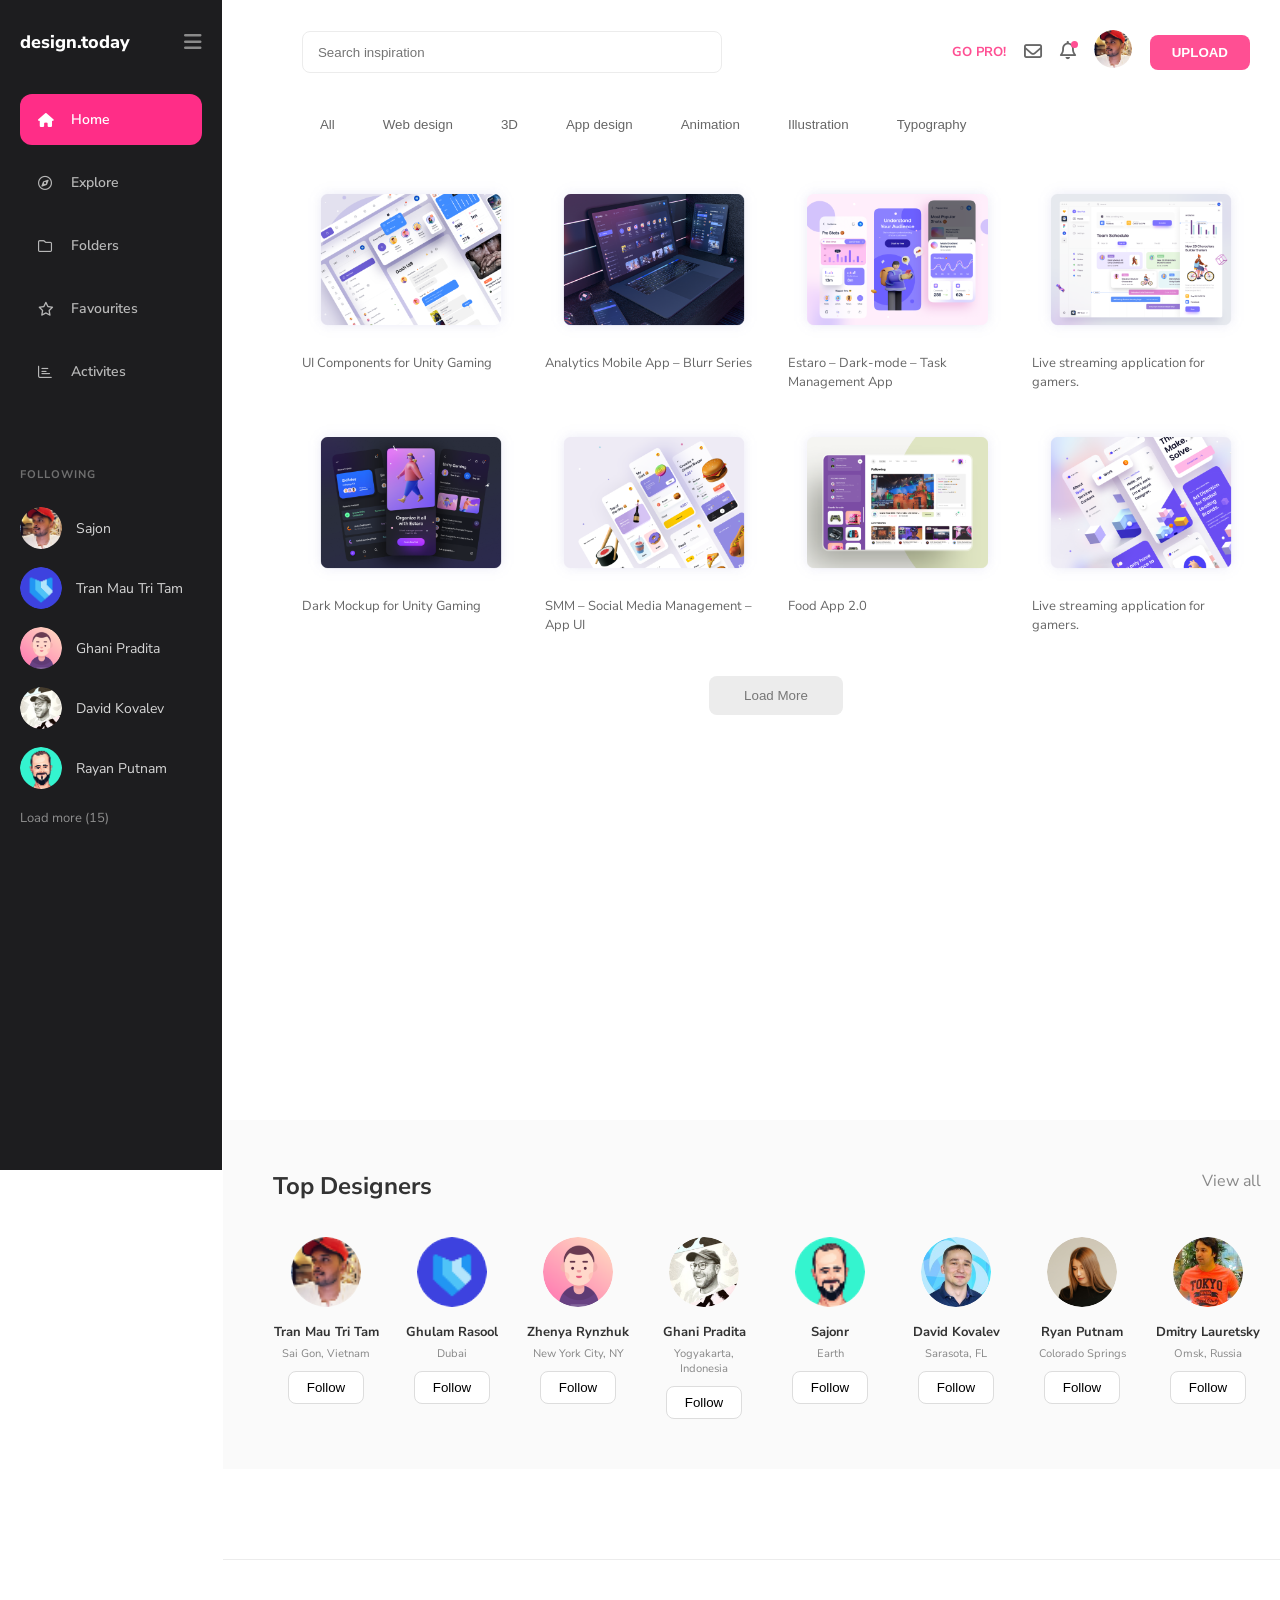
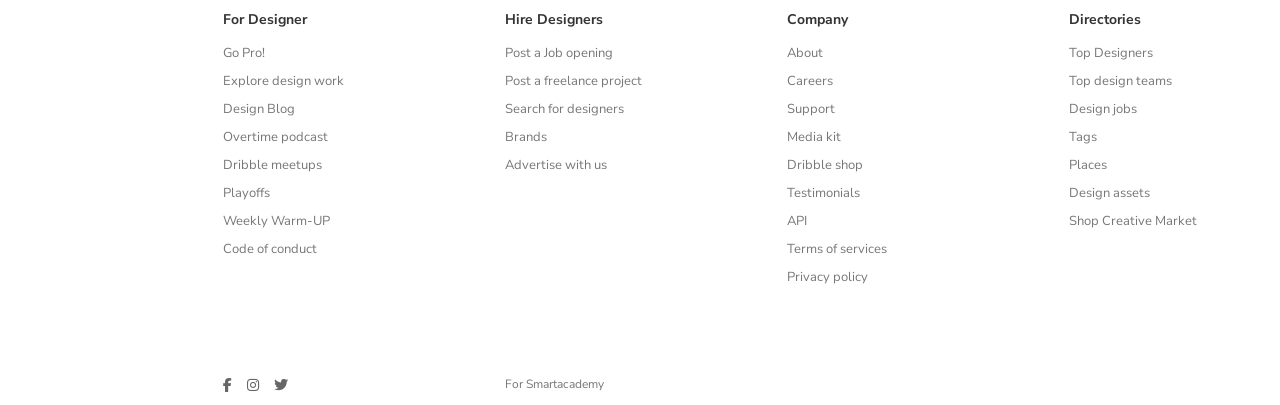
<file: index.html>
<!doctype html>
<html lang="en">
  <head>
    <meta charset="UTF-8" />
    <meta name="viewport" content="width=device-width, initial-scale=1.0" />
    <meta name="desription" content="shualeduri" />
    <meta name="author" content="Kristine Liparteliani" />
    <meta name="keyword" content="UI design, UX design, web Design" />

    <meta propery="og:title" content="shualeduri" />
    <meta property="og:desription" content="Find the best UI/UX inspirations" />
    <meta property="og:type" content="website" />

    <link rel="preconnect" href="https://fonts.googleapis.com" />
    <link rel="preconnect" href="https://fonts.gstatic.com" crossorigin />

    <link
      href="https://fonts.googleapis.com/css2?family=Nunito+Sans:wght@200;300;400;600;700;800&display=swap"
      rel="stylesheet"
    />
    <link
      rel="stylesheet"
      href="https://cdnjs.cloudflare.com/ajax/libs/font-awesome/6.7.2/css/all.min.css"
    />

    <link rel="stylesheet" href="style.css" />
    <title>shualeduri</title>
  </head>
  <body>
    <div class="container">
      <aside class="sidebar">
        <div class="logo">
          <h2>design.today</h2>
          <i class="fa-solid fa-bars burger"></i>
        </div>

        <nav>
          <a href="#" class="active">
            <i class="fa-solid fa-house"></i>
            Home
          </a>

          <a href="#">
            <i class="fa-regular fa-compass"></i>
            Explore
          </a>

          <a href="#">
            <i class="fa-regular fa-folder"></i>
            Folders
          </a>

          <a href="#">
            <i class="fa-regular fa-star"></i>
            Favourites
          </a>

          <a href="#">
            <i class="fa-regular fa-chart-bar"></i>
            Activites
          </a>
        </nav>

        <div class="users">
          <h3 class="following">FOLLOWING</h3>
          <div class="user">
            <img src="images/user1.png" alt="user1" />Sajon
          </div>
          <div class="user">
            <img src="images/user2.png" alt="user2" />Tran Mau Tri Tam
          </div>
          <div class="user">
            <img src="images/user3.png" alt="user3" />Ghani Pradita
          </div>
          <div class="user">
            <img src="images/user4.png" alt="user4" />David Kovalev
          </div>
          <div class="user">
            <img src="images/user5.png" alt="user5" />Rayan Putnam
          </div>
        </div>
        <p class="load-users">Load more (15)</p>
      </aside>

      <main class="main">
        <header>
          <input type="text" placeholder="Search inspiration" />

          <div class="header-right">
            <a href="#" class="pro-link">GO PRO!</a>

            <i class="fa-regular fa-envelope icon"></i>

            <div class="icon-wrapper">
              <i class="fa-regular fa-bell icon"></i>
              <span class="notification"></span>
            </div>

            <a href="page2.html">
              <img src="images/user1.png" alt="Profile" class="profile-icon" />
            </a>

            <button class="upload-btn">UPLOAD</button>
          </div>
        </header>

        <section class="categories">
          <button>All</button>
          <button>Web design</button>
          <button>3D</button>
          <button>App design</button>
          <button>Animation</button>
          <button>Illustration</button>
          <button>Typography</button>
        </section>

        <section class="gallery">
          <div class="card">
            <img src="images/cards/card1.png" alt="card1" />
            <p>UI Components for Unity Gaming</p>
          </div>

          <div class="card">
            <img src="images/cards/card2.png" alt="card2" />
            <p>Analytics Mobile App – Blurr Series</p>
          </div>

          <div class="card">
            <img src="images/cards/card3.png" alt="card3" />
            <p>Estaro – Dark-mode – Task Management App</p>
          </div>

          <div class="card">
            <img src="images/cards/card4.png" alt="card4" />
            <p>Live streaming application for gamers.</p>
          </div>

          <div class="card">
            <img src="images/cards/card5.png" alt="card5" />
            <p>Dark Mockup for Unity Gaming</p>
          </div>

          <div class="card">
            <img src="images/cards/card6.png" alt="card6" />
            <p>SMM – Social Media Management – App UI</p>
          </div>

          <div class="card">
            <img src="images/cards/card7.png" alt="card7" />
            <p>Food App 2.0</p>
          </div>

          <div class="card">
            <img src="images/cards/card8.png" alt="card8" />
            <p>Live streaming application for gamers.</p>
          </div>
        </section>

        <button class="load-more">Load More</button>
      </main>
    </div>

    <section class="designers">
      <div class="designers-header">
        <h2>Top Designers</h2>
        <a href="#">View all</a>
      </div>

      <div class="designer-list">
        <div class="designer">
          <img src="images/user1.png" alt="user1" />
          <h4>Tran Mau Tri Tam</h4>
          <p>Sai Gon, Vietnam</p>
          <button class="follow">Follow</button>
        </div>

        <div class="designer">
          <img src="images/user2.png" alt="user1" />
          <h4>Ghulam Rasool</h4>
          <p>Dubai</p>
          <button class="follow">Follow</button>
        </div>

        <div class="designer">
          <img src="images/user3.png" alt="user1" />
          <h4>Zhenya Rynzhuk</h4>
          <p>New York City, NY</p>
          <button class="follow">Follow</button>
        </div>

        <div class="designer">
          <img src="images/user4.png" alt="user1" />
          <h4>Ghani Pradita</h4>
          <p>Yogyakarta, Indonesia</p>
          <button class="follow">Follow</button>
        </div>

        <div class="designer">
          <img src="images/user5.png" alt="user1" />
          <h4>Sajonr</h4>
          <p>Earth</p>
          <button class="follow">Follow</button>
        </div>

        <div class="designer">
          <img src="images/user6.png" alt="user1" />
          <h4>David Kovalev</h4>
          <p>Sarasota, FL</p>
          <button class="follow">Follow</button>
        </div>

        <div class="designer">
          <img src="images/user7.png" alt="user1" />
          <h4>Ryan Putnam</h4>
          <p>Colorado Springs</p>
          <button class="follow">Follow</button>
        </div>

        <div class="designer">
          <img src="images/user8.png" alt="user1" />
          <h4>Dmitry Lauretsky</h4>
          <p>Omsk, Russia</p>
          <button class="follow">Follow</button>
        </div>
      </div>
    </section>

    <footer>
      <div>
        <h4>For Designer</h4>
        <a href="#">Go Pro!</a>
        <a href="#">Explore design work</a>
        <a href="#">Design Blog</a>
        <a href="#">Overtime podcast</a>
        <a href="#">Dribble meetups</a>
        <a href="#">Playoffs</a>
        <a href="#">Weekly Warm-UP</a>
        <a href="#">Code of conduct</a>
      </div>

      <div>
        <h4>Hire Designers</h4>
        <a href="#">Post a Job opening</a>
        <a href="#">Post a freelance project</a>
        <a href="#">Search for designers</a>
        <a href="#">Brands</a>
        <a href="#">Advertise with us</a>
      </div>

      <div>
        <h4>Company</h4>
        <a href="#">About</a>
        <a href="#">Careers</a>
        <a href="#">Support</a>
        <a href="#">Media kit</a>
        <a href="#">Dribble shop</a>
        <a href="#">Testimonials</a>
        <a href="#">API</a>
        <a href="#">Terms of services</a>
        <a href="#">Privacy policy</a>
      </div>

      <div>
        <h4>Directories</h4>
        <a href="#">Top Designers</a>
        <a href="#">Top design teams</a>
        <a href="#">Design jobs</a>
        <a href="#">Tags</a>
        <a href="#">Places</a>
        <a href="#">Design assets</a>
        <a href="#">Shop Creative Market</a>
      </div>

      <div class="social-icons">
        <a href="#">
          <i class="fa-brands fa-facebook-f"></i>
        </a>

        <a href="#">
          <i class="fa-brands fa-instagram"></i>
        </a>

        <a href="#">
          <i class="fa-brands fa-twitter"></i>
        </a>
      </div>

      <p>For Smartacademy</p>
    </footer>
  </body>
</html>
</file>
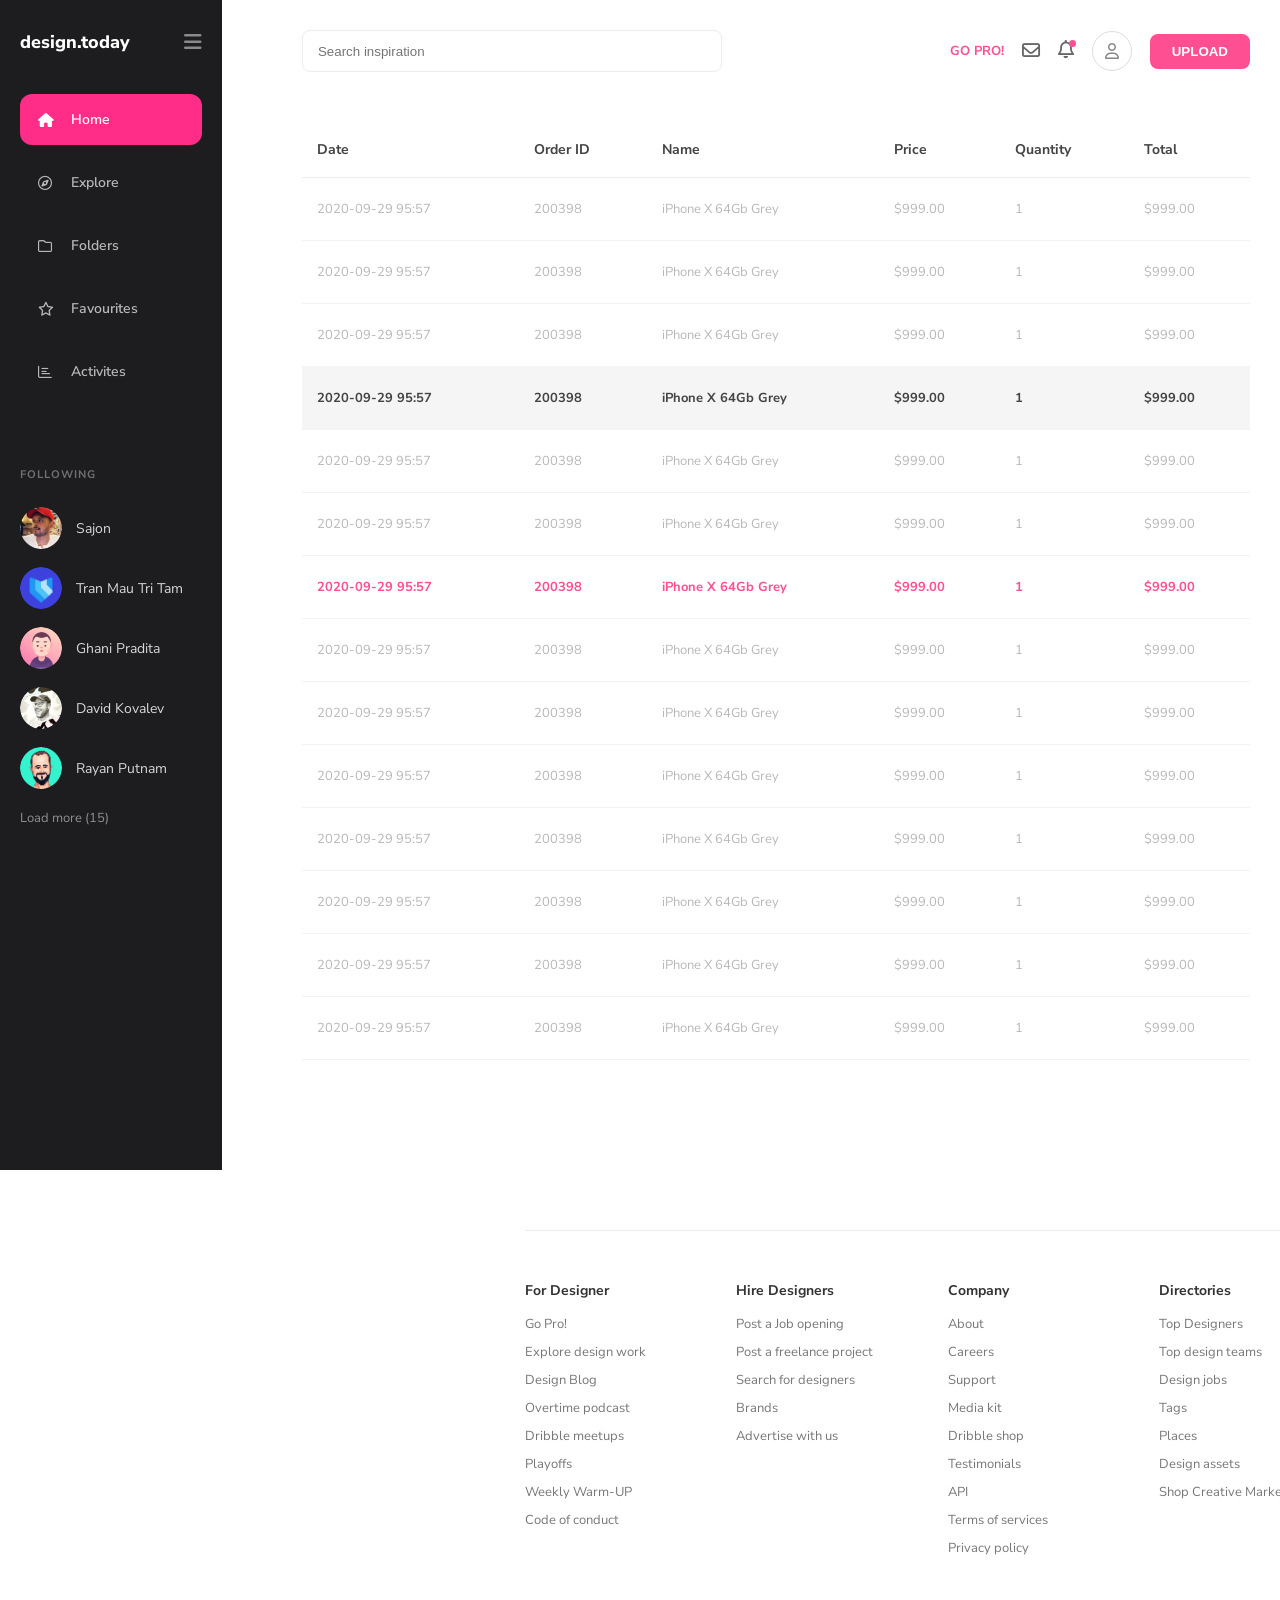
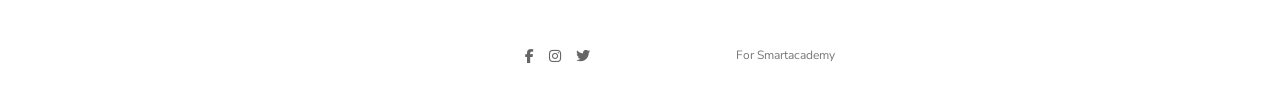
<file: page2.html>
<!doctype html>
<html lang="en">
  <head>
    <meta charset="UTF-8" />
    <meta name="viewport" content="width=device-width, initial-scale=1.0" />
    <meta name="desription" content="shualeduri" />
    <meta name="author" content="Kristine Liparteliani" />
    <meta name="keyword" content="UI design, UX design, web Design" />

    <meta propery="og:title" content="shualeduri" />
    <meta property="og:desription" content="Find the best UI/UX inspirations" />
    <meta property="og:type" content="website" />

    <link rel="preconnect" href="https://fonts.googleapis.com" />
    <link rel="preconnect" href="https://fonts.gstatic.com" crossorigin />

    <link
      href="https://fonts.googleapis.com/css2?family=Nunito+Sans:wght@200;300;400;600;700;800&display=swap"
      rel="stylesheet"
    />
    <link
      rel="stylesheet"
      href="https://cdnjs.cloudflare.com/ajax/libs/font-awesome/6.7.2/css/all.min.css"
    />

    <link rel="stylesheet" href="style.css" />
    <title>shualeduri page2</title>
  </head>
  <body>
    <div class="container">
      <aside class="sidebar">
        <div class="logo">
          <h2>design.today</h2>
          <i class="fa-solid fa-bars burger"></i>
        </div>

        <nav>
          <a href="#" class="active">
            <i class="fa-solid fa-house"></i>
            Home
          </a>

          <a href="#">
            <i class="fa-regular fa-compass"></i>
            Explore
          </a>

          <a href="#">
            <i class="fa-regular fa-folder"></i>
            Folders
          </a>

          <a href="#">
            <i class="fa-regular fa-star"></i>
            Favourites
          </a>

          <a href="#">
            <i class="fa-regular fa-chart-bar"></i>
            Activites
          </a>
        </nav>

        <div class="users">
          <h3 class="following">FOLLOWING</h3>
          <div class="user">
            <img src="images/user1.png" alt="user1" />Sajon
          </div>
          <div class="user">
            <img src="images/user2.png" alt="user2" />Tran Mau Tri Tam
          </div>
          <div class="user">
            <img src="images/user3.png" alt="user3" />Ghani Pradita
          </div>
          <div class="user">
            <img src="images/user4.png" alt="user4" />David Kovalev
          </div>
          <div class="user">
            <img src="images/user5.png" alt="user5" />Rayan Putnam
          </div>
        </div>
        <p class="load-users">Load more (15)</p>
      </aside>

      <main class="main">
        <header>
          <input type="text" placeholder="Search inspiration" />

          <div class="header-right">
            <a href="#" class="pro-link">GO PRO!</a>

            <i class="fa-regular fa-envelope icon"></i>

            <div class="icon-wrapper">
              <i class="fa-regular fa-bell icon"></i>
              <span class="notification"></span>
            </div>

           <a href="index.html">
              <div class="profile-circle">
               <i class="fa-regular fa-user"></i>
              </div>
            </a>

            <button class="upload-btn">UPLOAD</button>
          </div>
        </header>

        
    </section>
    <section class="orders">

      <div class="table-wrapper">

    <table>
        <thead>
            <tr>
                <th>Date</th>
                <th>Order ID</th>
                <th>Name</th>
                <th>Price</th>
                <th>Quantity</th>
                <th>Total</th>
            </tr>
        </thead>

          <tbody>

            <tr>
                <td>2020-09-29 95:57</td>
                <td>200398</td>
                <td>iPhone X 64Gb Grey</td>
                <td>$999.00</td>
                <td>1</td>
                <td>$999.00</td>
            </tr>

            <tr>
                <td>2020-09-29 95:57</td>
                <td>200398</td>
                <td>iPhone X 64Gb Grey</td>
                <td>$999.00</td>
                <td>1</td>
                <td>$999.00</td>
            </tr>

            <tr>
                <td>2020-09-29 95:57</td>
                <td>200398</td>
                <td>iPhone X 64Gb Grey</td>
                <td>$999.00</td>
                <td>1</td>
                <td>$999.00</td>
            </tr>

            <tr class="active-row">
                <td>2020-09-29 95:57</td>
                <td>200398</td>
                <td>iPhone X 64Gb Grey</td>
                <td>$999.00</td>
                <td>1</td>
                <td>$999.00</td>
            </tr>

            <tr>
                <td>2020-09-29 95:57</td>
                <td>200398</td>
                <td>iPhone X 64Gb Grey</td>
                <td>$999.00</td>
                <td>1</td>
                <td>$999.00</td>
            </tr>

            <tr>
                <td>2020-09-29 95:57</td>
                <td>200398</td>
                <td>iPhone X 64Gb Grey</td>
                <td>$999.00</td>
                <td>1</td>
                <td>$999.00</td>
            </tr>

            <tr class="pink-row">
                <td>2020-09-29 95:57</td>
                <td>200398</td>
                <td>iPhone X 64Gb Grey</td>
                <td>$999.00</td>
                <td>1</td>
                <td>$999.00</td>
            </tr>

            <tr>
                <td>2020-09-29 95:57</td>
                <td>200398</td>
                <td>iPhone X 64Gb Grey</td>
                <td>$999.00</td>
                <td>1</td>
                <td>$999.00</td>
            </tr>

            <tr>
                <td>2020-09-29 95:57</td>
                <td>200398</td>
                <td>iPhone X 64Gb Grey</td>
                <td>$999.00</td>
                <td>1</td>
                <td>$999.00</td>
            </tr>
            <tr>
                <td>2020-09-29 95:57</td>
                <td>200398</td>
                <td>iPhone X 64Gb Grey</td>
                <td>$999.00</td>
                <td>1</td>
                <td>$999.00</td>
            </tr>
            <tr>
                <td>2020-09-29 95:57</td>
                <td>200398</td>
                <td>iPhone X 64Gb Grey</td>
                <td>$999.00</td>
                <td>1</td>
                <td>$999.00</td>
            </tr>
            <tr>
                <td>2020-09-29 95:57</td>
                <td>200398</td>
                <td>iPhone X 64Gb Grey</td>
                <td>$999.00</td>
                <td>1</td>
                <td>$999.00</td>
            </tr>
            <tr>
                <td>2020-09-29 95:57</td>
                <td>200398</td>
                <td>iPhone X 64Gb Grey</td>
                <td>$999.00</td>
                <td>1</td>
                <td>$999.00</td>
            </tr>
            <tr>
                <td>2020-09-29 95:57</td>
                <td>200398</td>
                <td>iPhone X 64Gb Grey</td>
                <td>$999.00</td>
                <td>1</td>
                <td>$999.00</td>
            </tr>

          </tbody>
       </table>
      </div>

    </section> 
 

    <footer>
      <div>
        <h4>For Designer</h4>
        <a href="#">Go Pro!</a>
        <a href="#">Explore design work</a>
        <a href="#">Design Blog</a>
        <a href="#">Overtime podcast</a>
        <a href="#">Dribble meetups</a>
        <a href="#">Playoffs</a>
        <a href="#">Weekly Warm-UP</a>
        <a href="#">Code of conduct</a>
      </div>

      <div>
        <h4>Hire Designers</h4>
        <a href="#">Post a Job opening</a>
        <a href="#">Post a freelance project</a>
        <a href="#">Search for designers</a>
        <a href="#">Brands</a>
        <a href="#">Advertise with us</a>
      </div>

      <div>
        <h4>Company</h4>
        <a href="#">About</a>
        <a href="#">Careers</a>
        <a href="#">Support</a>
        <a href="#">Media kit</a>
        <a href="#">Dribble shop</a>
        <a href="#">Testimonials</a>
        <a href="#">API</a>
        <a href="#">Terms of services</a>
        <a href="#">Privacy policy</a>
      </div>

      <div>
        <h4>Directories</h4>
        <a href="#">Top Designers</a>
        <a href="#">Top design teams</a>
        <a href="#">Design jobs</a>
        <a href="#">Tags</a>
        <a href="#">Places</a>
        <a href="#">Design assets</a>
        <a href="#">Shop Creative Market</a>
      </div>

      <div class="social-icons">
        <a href="#">
          <i class="fa-brands fa-facebook-f"></i>
        </a>

        <a href="#">
          <i class="fa-brands fa-instagram"></i>
        </a>

        <a href="#">
          <i class="fa-brands fa-twitter"></i>
        </a>
      </div>

      <p>For Smartacademy</p>
    </footer>
  </body>
</html>
</file>
<file: style.css>
* {
  margin: 0;
  padding: 0;
  box-sizing: border-box;
}

html,
body {
  overflow-x: hidden;
}

body {
  font-family: "Nunito Sans", sans-serif;
  background: #fff;
  color: #333;
}

.container {
  display: flex;
  align-items: flex-start;
}

.sidebar {
  width: 230px;
  background: #1d1d1f;
  color: white;
  padding: 30px 20px;
  height: 130vh;
}

.logo {
  display: flex;
  justify-content: space-between;
  align-items: center;
  margin-bottom: 40px;
}

.logo h2 {
  font-size: 18px;
  font-weight: 800;
}

.logo i {
  color: #8a8a8a;
  cursor: pointer;
}

.logo {
  display: flex;
  justify-content: space-between;
  align-items: center;
  margin-bottom: 40px;
}

.logo h2 {
  font-size: 18px;
  font-weight: 800;
}

.burger {
  color: #7c7c7c;
  font-size: 20px;
  cursor: pointer;
  transition: 0.3s;
}

.burger:hover {
  color: #ff2d87;
}

.main {
  margin-left: 50px;
  width: calc(100% - 230px);
  padding: 30px;
}

nav {
  display: flex;
  flex-direction: column;
  gap: 12px;
}

nav a {
  text-decoration: none;
  color: #b7b7b7;
  padding: 16px 18px;
  border-radius: 12px;

  display: flex;
  align-items: center;
  gap: 15px;

  transition: 0.3s;
  font-size: 14px;
  font-weight: 600;
}

nav a:hover {
  background: #2c2c2e;
}

nav a.active {
  background: #ff2d87;
  color: white;
}

nav a i {
  width: 18px;
}

.following {
  margin-top: 70px;
  margin-bottom: 25px;

  color: #6f6f6f;
  font-size: 11px;
  font-weight: 700;
  letter-spacing: 1px;
}

.user {
  display: flex;
  align-items: center;
  gap: 14px;

  margin-bottom: 18px;

  color: #d7d7d7;
  font-size: 14px;
}

.user img {
  width: 42px;
  height: 42px;
  border-radius: 50%;
  object-fit: cover;
}

.load-users {
  margin-top: 20px;
  color: #8f8f8f;
  font-size: 13px;
  cursor: pointer;
}

.load-users:hover {
  color: #ff2d87;
}

header {
  display: flex;
  justify-content: space-between;
  align-items: center;
}

header input {
  width: 420px;
  height: 42px;
  border: 1px solid #ececec;
  border-radius: 8px;
  padding: 0 15px;
  outline: none;
}

.header-right {
  display: flex;
  align-items: center;
  gap: 18px;
}

.pro-link {
  color: #ff4f93;
  font-size: 13px;
  font-weight: 700;
  text-decoration: none;
}

.icon {
  font-size: 18px;
  color: #666;
  cursor: pointer;
  transition: 0.3s;
}

.icon:hover {
  color: #ff4f93;
}

.icon-wrapper {
  position: relative;
}

.notification {
  width: 7px;
  height: 7px;
  background: #ff4f93;
  border-radius: 50%;
  position: absolute;
  top: 0;
  right: -2px;
}

.profile-icon {
  width: 38px;
  height: 38px;
  border-radius: 50%;
  object-fit: cover;
}

.upload-btn {
  border: none;
  background: #ff4f93;
  color: white;
  padding: 10px 22px;
  border-radius: 8px;
  cursor: pointer;
  font-weight: 700;
  transition: 0.3s;
}

.upload-btn:hover {
  opacity: 0.9;
}

.categories {
  display: flex;
  gap: 12px;
  margin: 35px 0;
  flex-wrap: wrap;
}

.categories button {
  border: none;
  background: white;
  padding: 8px 18px;
  border-radius: 20px;
  cursor: pointer;
  color: #666;
  transition: 0.3s;
}

.categories button:hover {
  background: #ff4f93;
  color: white;
}

.gallery {
  display: grid;
  grid-template-columns: repeat(4, 1fr);
  gap: 25px;
}

.card {
  transition: 0.3s;
  cursor: pointer;
}

.card:hover {
  transform: translateY(-5px);
}

.card img {
  width: 100%;
  border-radius: 12px;
  display: block;
}

.card p {
  font-size: 13px;
  color: #666;
  margin-top: 10px;
  line-height: 1.5;
}

.load-more {
  display: block;
  margin: 40px auto;
  padding: 12px 35px;
  border: none;
  border-radius: 8px;
  background: #ececec;
  color: #777;
  cursor: pointer;
}

.designers {
  margin-top: 0px;
  background-color: #fafafa;
  padding: 50px;
  margin-right: 0px;
  height: fit-content;
}

.designers-header {
  display: flex;
  justify-content: space-between;
  margin-bottom: 35px;
}

.designers-header a {
  text-decoration: none;
  color: #888;
}

.designer-list {
  display: grid;
  grid-template-columns: repeat(8, 1fr);
  gap: 20px;
}

.designer {
  text-align: center;
}

.designer img {
  width: 70px;
  height: 70px;
  border-radius: 50%;
  margin-bottom: 10px;
}

.designer h4 {
  font-size: 13px;
  margin-bottom: 5px;
}

.designer p {
  font-size: 11px;
  color: #888;
  margin-bottom: 10px;
}

.follow {
  border: 1px solid #ddd;
  background: white;
  padding: 8px 18px;
  border-radius: 8px;
  cursor: pointer;
  transition: 0.3s;
}

.follow:hover {
  background: #ff4f93;
  color: white;
  border-color: #ff4f93;
}

.designers,
footer {
  width: 85%;
  clear: both;
  margin-left: 223px;
  margin-top: -50px;
}

footer {
  margin-top: 90px;
  padding-top: 50px;
  border-top: 1px solid #ececec;

  display: grid;
  grid-template-columns: repeat(4, 1fr);
  gap: 40px;
}

footer h4 {
  margin-bottom: 15px;
  font-size: 14px;
}

footer a {
  display: block;
  text-decoration: none;
  color: #777;
  margin-bottom: 10px;
  font-size: 13px;
}

footer a:hover {
  color: #ff4f93;
}

.social-icons {
  display: flex;
  gap: 15px;
  margin-top: 40px;
}

.social-icons a {
  color: #666;
  font-size: 14px;
}

footer p {
  margin-top: 40px;
  font-size: 12px;
  color: #777;
}

@media (max-width: 1200px) {
  .gallery {
    grid-template-columns: repeat(2, 1fr);
  }

  .designer-list {
    grid-template-columns: repeat(4, 1fr);
  }
}

@media (max-width: 768px) {
  body {
    flex-direction: column;
  }

  .container {
    flex-direction: column;
  }

  .sidebar {
    width: 100%;
    height: 100%;
    padding: 10px;
    margin: 0%;
  }

  .main {
    width: 100%;
    margin: 0;
    padding: 20px;
  }

  nav {
    flex-direction: row;
    flex-wrap: wrap;
    justify-content: center;
  }

  nav a {
    width: auto;
  }

  .users {
    display: none;
  }

  .load-users {
    display: none;
  }

  .logo {
    margin-bottom: 20px;
  }

  header {
    flex-direction: column;
    gap: 15px;
  }

  header input {
    width: 100%;
  }

  .gallery {
    grid-template-columns: 1fr;
  }

  .designer-list {
    grid-template-columns: repeat(3, 1fr);
    gap: 15px;
  }

  .designer img {
    width: 55px;
    height: 55px;
  }

  .designer h4 {
    font-size: 11px;
  }

  .designer p {
    font-size: 10px;
  }

  .follow {
    padding: 6px 12px;
    font-size: 11px;
  }
  .designers,
  footer {
    width: 100%;
    margin-left: 0;
    padding: 20px;
  }

  .card img {
    width: 100%;
    display: block;
    height: auto;
  }

  .orders {
    width: 100%;
  }

  .orders table {
    min-width: 500px;
  }

  .table-wrapper {
    -webkit-overflow-scrolling: touch;
  }
}

@media (max-width: 500px) {
  footer {
    grid-template-columns: 1fr;
  }

  .designer-list {
    .designer-list {
      grid-template-columns: repeat(2, 1fr);
    }
  }

  .designers {
    object-fit: cover;
  }
}

/* meore gverdis */

.orders {
  margin-top: 50px;
}

.orders table {
  width: 100%;
  border-collapse: collapse;
  margin-bottom: 80px;
}

.orders th {
  text-align: left;
  padding: 18px 15px;
  color: #444;
  font-size: 14px;
  border-bottom: 1px solid #ececec;
}

.orders td {
  padding: 22px 15px;
  color: #b8b8b8;
  font-size: 13px;
  border-bottom: 1px solid #f3f3f3;
}

.orders tr {
  transition: 0.3s;
}

.orders tr:hover {
  background: #fafafa;
}

.active-row {
  background: #f5f5f5;
  border-radius: 10px;
}

.active-row td {
  color: #444;
  font-weight: 700;
}

.pink-row td {
  color: #ff4f93;
  font-weight: 700;
}

.table-wrapper {
  width: 100%;
  overflow-x: auto;
  -webkit-overflow-scrolling: touch;
}
.profile-circle {
  width: 40px;
  height: 40px;
  border: 1px solid #ddd;
  border-radius: 50%;
  display: flex;
  justify-content: center;
  align-items: center;
  color: #888;
  cursor: pointer;
  transition: 0.3s;
}
.profile-circle:hover {
  background: #ff4f93;
  color: #fff;
  border-color: #ff4f93;
}
</file>
